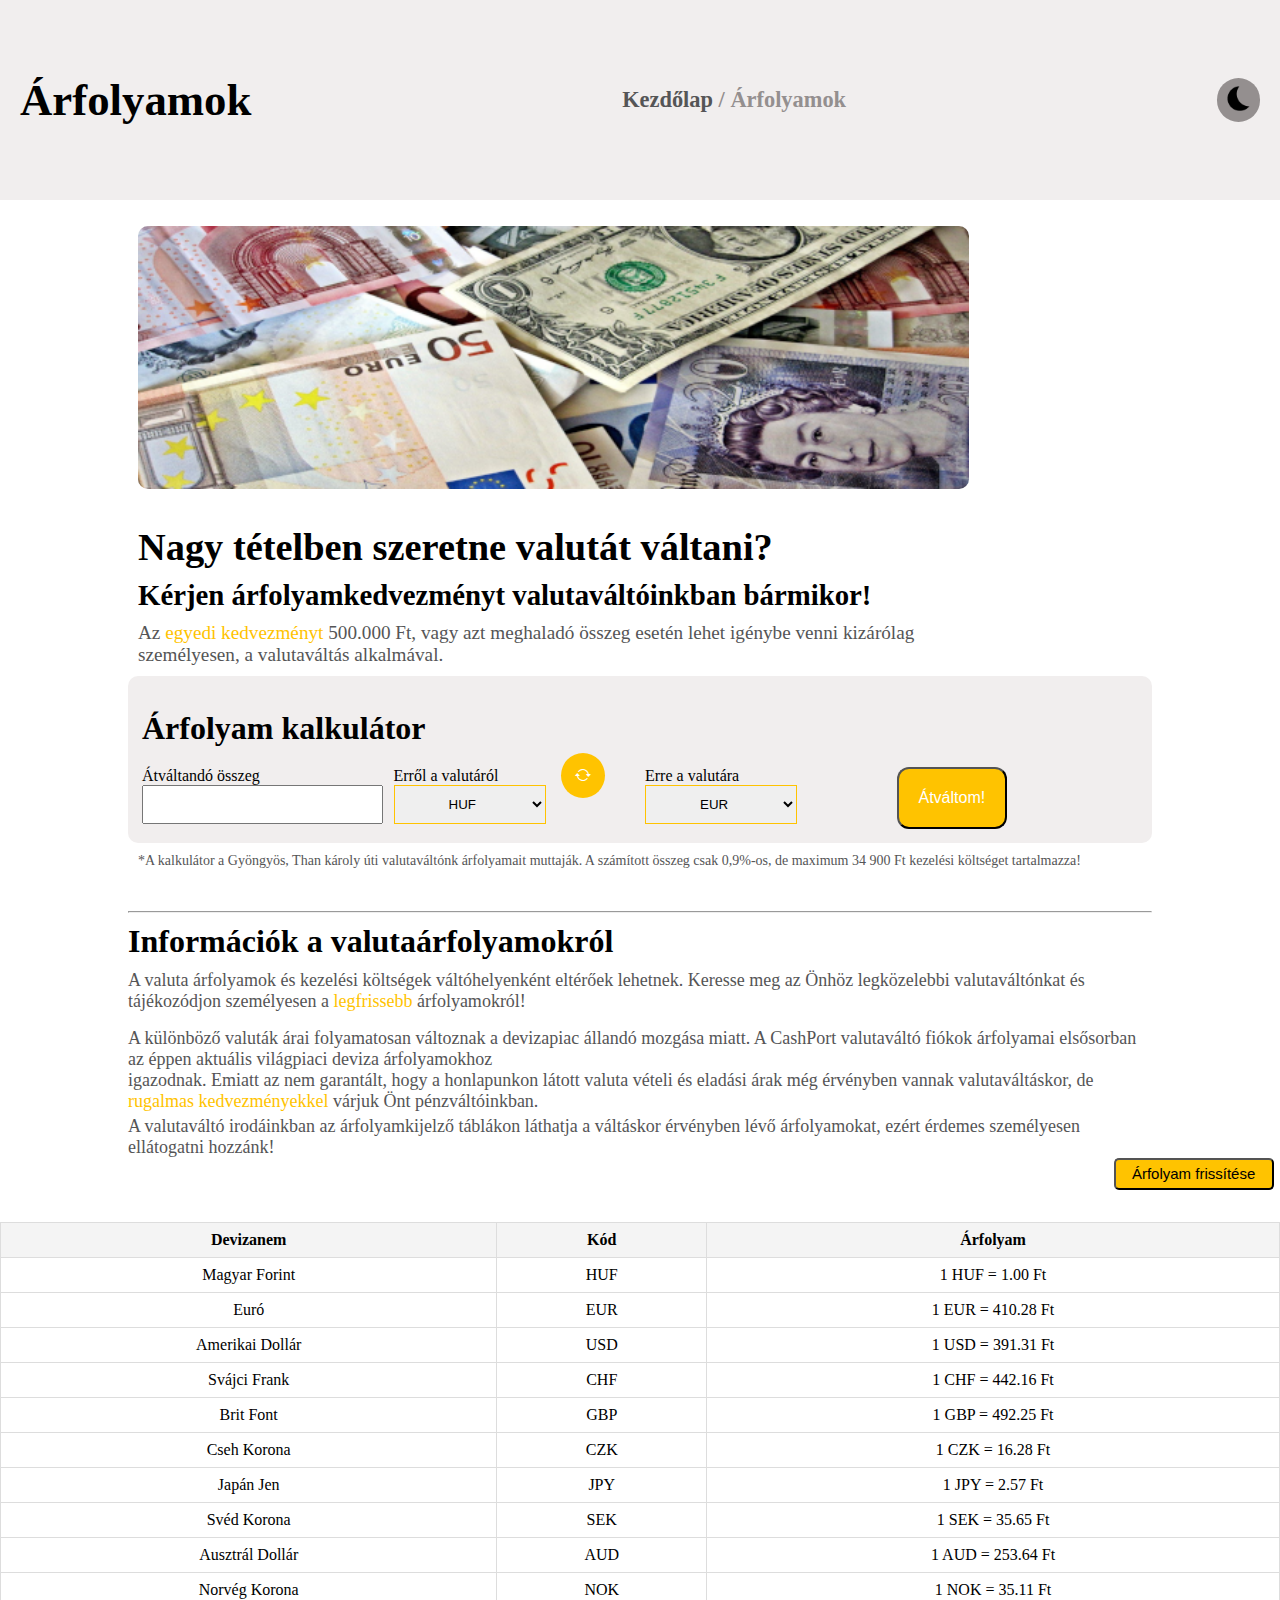
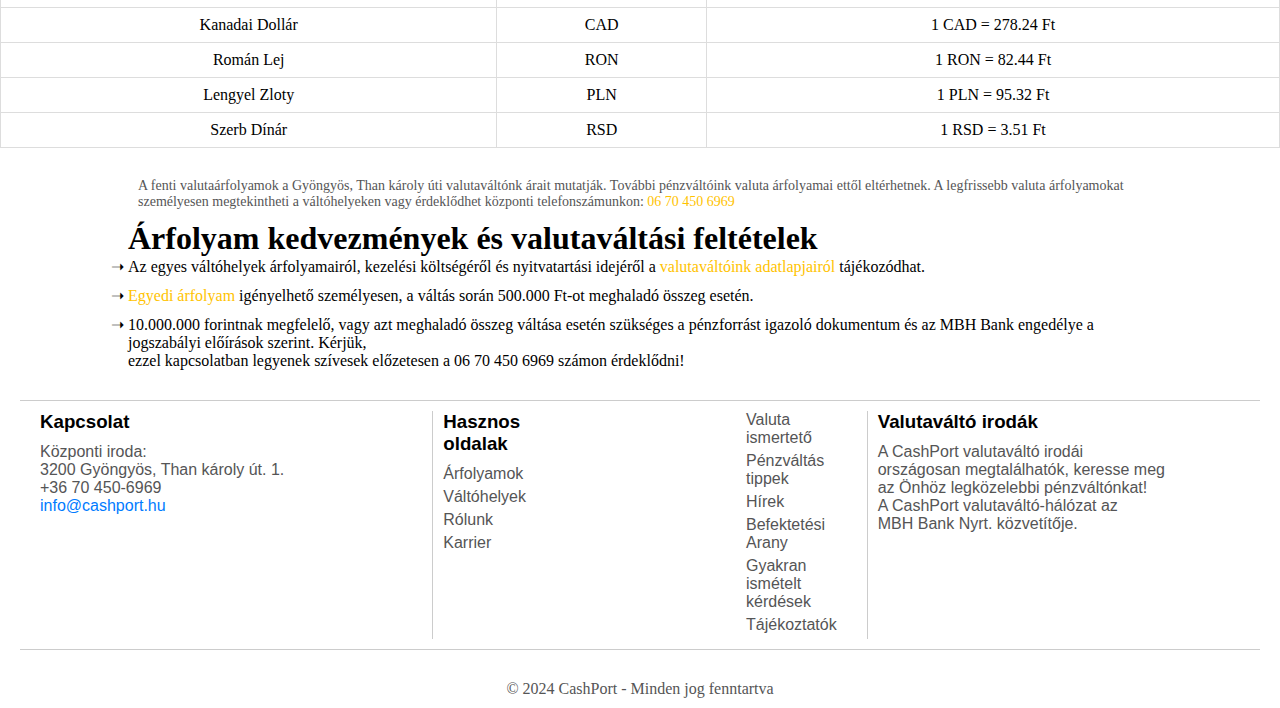
<file: currencychanger.html>
<!DOCTYPE html>
<html lang="hu">
<head>
    <meta charset="UTF-8">
    <meta name="viewport" content="width=device-width, initial-scale=1.0">
    <link rel="stylesheet" href="https://cdn.jsdelivr.net/npm/bootstrap-icons@1.11.3/font/bootstrap-icons.min.css">
    <link rel="stylesheet" href="./css/exchanger.css">
    <link rel="shortcut icon" href="./img/logo.png" type="image/x-icon">
    <script defer src="./js/currency.js"></script>
    <title>Currency-Exchange</title>
</head>
<body>
    <!--header majd ide -->
    <div class="container">
        <h1>Árfolyamok</h1>
        <h4><a href="./main.html">Kezdőlap</a> / Árfolyamok</h4>
        <button><img src="./img/theme/dark.png" alt=""></button>
    </div>

    <section>
        <div class="row">
            <div class="column">
                <img src="./img/main_currency_img.png" alt="">
            </div>
            <div class="column">
                <h1>Nagy tételben szeretne valutát váltani?</h1>
                <h2>Kérjen árfolyamkedvezményt valutaváltóinkban bármikor!</h2>
                <p>Az <span class="orange">egyedi kedvezményt</span> 500.000 Ft, vagy azt meghaladó összeg esetén lehet igénybe venni kizárólag személyesen, a valutaváltás alkalmával.<p>
            </div>
        </div>
    </section>
    <div class="calculator">
        <h2>Árfolyam kalkulátor</h2>
        <div class="calculator-main">
            <div class="column">
                <p>Átváltandó összeg</p>
                <input type="number" id="amount">
            </div>
            <div class="column">
                <p>Erről a valutáról</p>
                <select name="" id="from-currency" class="border-orange">
                    <option value="HUF" selected>HUF</option>
                    <option value="EUR">EUR</option>
                    <option value="USD">USD</option>
                    <option value="CHF">CHF</option>
                    <option value="GBP">GBP</option>
                    <option value="CZK">CZK</option>
                    <option value="JPY">JPY</option>
                    <option value="SEK">SEK</option>
                    <option value="AUD">AUD</option>
                    <option value="NOK">NOK</option>
                    <option value="CAD">CAD</option>
                    <option value="RON">RON</option>
                    <option value="PLN">PLN</option>
                    <option value="RSD">RSD</option>
                </select>
            </div>
            <div class="column">
                <i class="bi bi-arrow-repeat" id="change-currency-values"></i>
            </div>
            <div class="column">
                <p>Erre a valutára</p>
                <select name="" id="to-currency" class="border-orange">
                    <option value="HUF">HUF</option>
                    <option value="EUR" selected>EUR</option>
                    <option value="USD">USD</option>
                    <option value="CHF">CHF</option>
                    <option value="GBP">GBP</option>
                    <option value="CZK">CZK</option>
                    <option value="JPY">JPY</option>
                    <option value="SEK">SEK</option>
                    <option value="AUD">AUD</option>
                    <option value="NOK">NOK</option>
                    <option value="CAD">CAD</option>
                    <option value="RON">RON</option>
                    <option value="PLN">PLN</option>
                    <option value="RSD">RSD</option>
                </select>
            </div>
            <div class="column">
                <button type="button" id="convert-button">Átváltom!</button>
            </div>
            <div class="popup column" id="popup" style="display: none;">
                <div id="popup-content"></div>
            </div>
        </div>
    </div>
    <div class="notice">
        <p>*A kalkulátor a Gyöngyös, Than károly úti valutaváltónk árfolyamait muttaják. A számított összeg csak 0,9%-os, de maximum 34 900 Ft kezelési költséget tartalmazza!</p>
    </div>
    <hr>
    <div class="general-information">
        <h1>Információk a valutaárfolyamokról</h1>
        <p>A valuta árfolyamok és kezelési költségek váltóhelyenként eltérőek lehetnek. Keresse meg az Önhöz legközelebbi valutaváltónkat és tájékozódjon személyesen a <span class="orange">legfrissebb</span> árfolyamokról! </p>
        <p >A különböző valuták árai folyamatosan változnak a devizapiac állandó mozgása miatt. A CashPort valutaváltó fiókok árfolyamai elsősorban az éppen aktuális világpiaci deviza árfolyamokhoz <br> igazodnak. Emiatt az nem garantált, hogy a honlapunkon látott valuta vételi és eladási árak még érvényben vannak valutaváltáskor, de <span class="orange">rugalmas kedvezményekkel </span> várjuk Önt pénzváltóinkban.</p>
        <p>A valutaváltó irodáinkban az árfolyamkijelző táblákon láthatja a váltáskor érvényben lévő árfolyamokat, ezért érdemes személyesen ellátogatni hozzánk! </p>
    </div>
    <table id="exchangeTable">
        <button id="refreshButton">Árfolyam frissítése</button>
        <thead>
            <tr>
                <th>Devizanem</th>
                <th>Kód</th>
                <th>Árfolyam</th>
            </tr>
            
        </thead>
        <tbody>
            <!-- Dinamikus adatok -->
        </tbody>
    </table>
    
    <div id="exchangeRates"></div>
    <div class="notice">
        <p>A fenti valutaárfolyamok a Gyöngyös, Than károly úti valutaváltónk árait mutatják. További pénzváltóink valuta árfolyamai ettől eltérhetnek. A legfrissebb valuta árfolyamokat személyesen megtekintheti a váltóhelyeken vagy érdeklődhet központi telefonszámunkon: <span class="orange">06 70 450 6969</span></p>
    </div>
    <div class="conditions">
        <h1>Árfolyam kedvezmények és valutaváltási feltételek</h1>
        <ul>
            <li>Az egyes váltóhelyek árfolyamairól, kezelési költségéről és nyitvatartási idejéről a <span class="orange">valutaváltóink adatlapjairól</span> tájékozódhat.</li>
            <li><span class="orange">Egyedi árfolyam</span> igényelhető személyesen, a váltás során 500.000 Ft-ot meghaladó összeg esetén.</li>
            <li>10.000.000 forintnak megfelelő, vagy azt meghaladó összeg váltása esetén szükséges a pénzforrást igazoló dokumentum és az MBH Bank engedélye a jogszabályi előírások szerint. Kérjük, <br> ezzel kapcsolatban legyenek szívesek előzetesen a 06 70 450 6969 számon érdeklődni!</li>
        </ul>
    </div>
    <footer>
        <div class="footer-container">
          <div class="footer-column">
            <h3>Kapcsolat</h3>
            <p>Központi iroda:</p>
            <p>3200 Gyöngyös, Than károly út. 1.</p>
            <p>+36 70 450-6969</p>
            <p><a href="mailto:info@cashport.hu">info@cashport.hu</a></p>
          </div>
          <div class="footer-column">
            <div class="footer-links">
              <ul>
                <li><h3>Hasznos oldalak</h3></li>
                <li><a href="#">Árfolyamok</a></li>
                <li><a href="#">Váltóhelyek</a></li>
                <li><a href="#">Rólunk</a></li>
                <li><a href="#">Karrier</a></li>
              </ul>
              <ul>
                <li><a href="#">Valuta ismertető</a></li>
                <li><a href="#">Pénzváltás tippek</a></li>
                <li><a href="#">Hírek</a></li>
                <li><a href="#">Befektetési Arany</a></li>
                <li><a href="#">Gyakran ismételt kérdések</a></li>
                <li><a href="#">Tájékoztatók</a></li>
              </ul>
            </div>
          </div>
          <div class="footer-column">
            <h3>Valutaváltó irodák</h3>
            <p>A CashPort valutaváltó irodái <br> országosan megtalálhatók, keresse meg <br> az Önhöz legközelebbi pénzváltónkat!</p>
            <p>A CashPort valutaváltó-hálózat az <br> MBH Bank Nyrt. közvetítője.</p>
          </div>
        </div>
      </footer>      
      <div class="rigths">
        <p>&copy; 2024 CashPort - Minden jog fenntartva</p>
      </div>
</body>
</html>
</file>
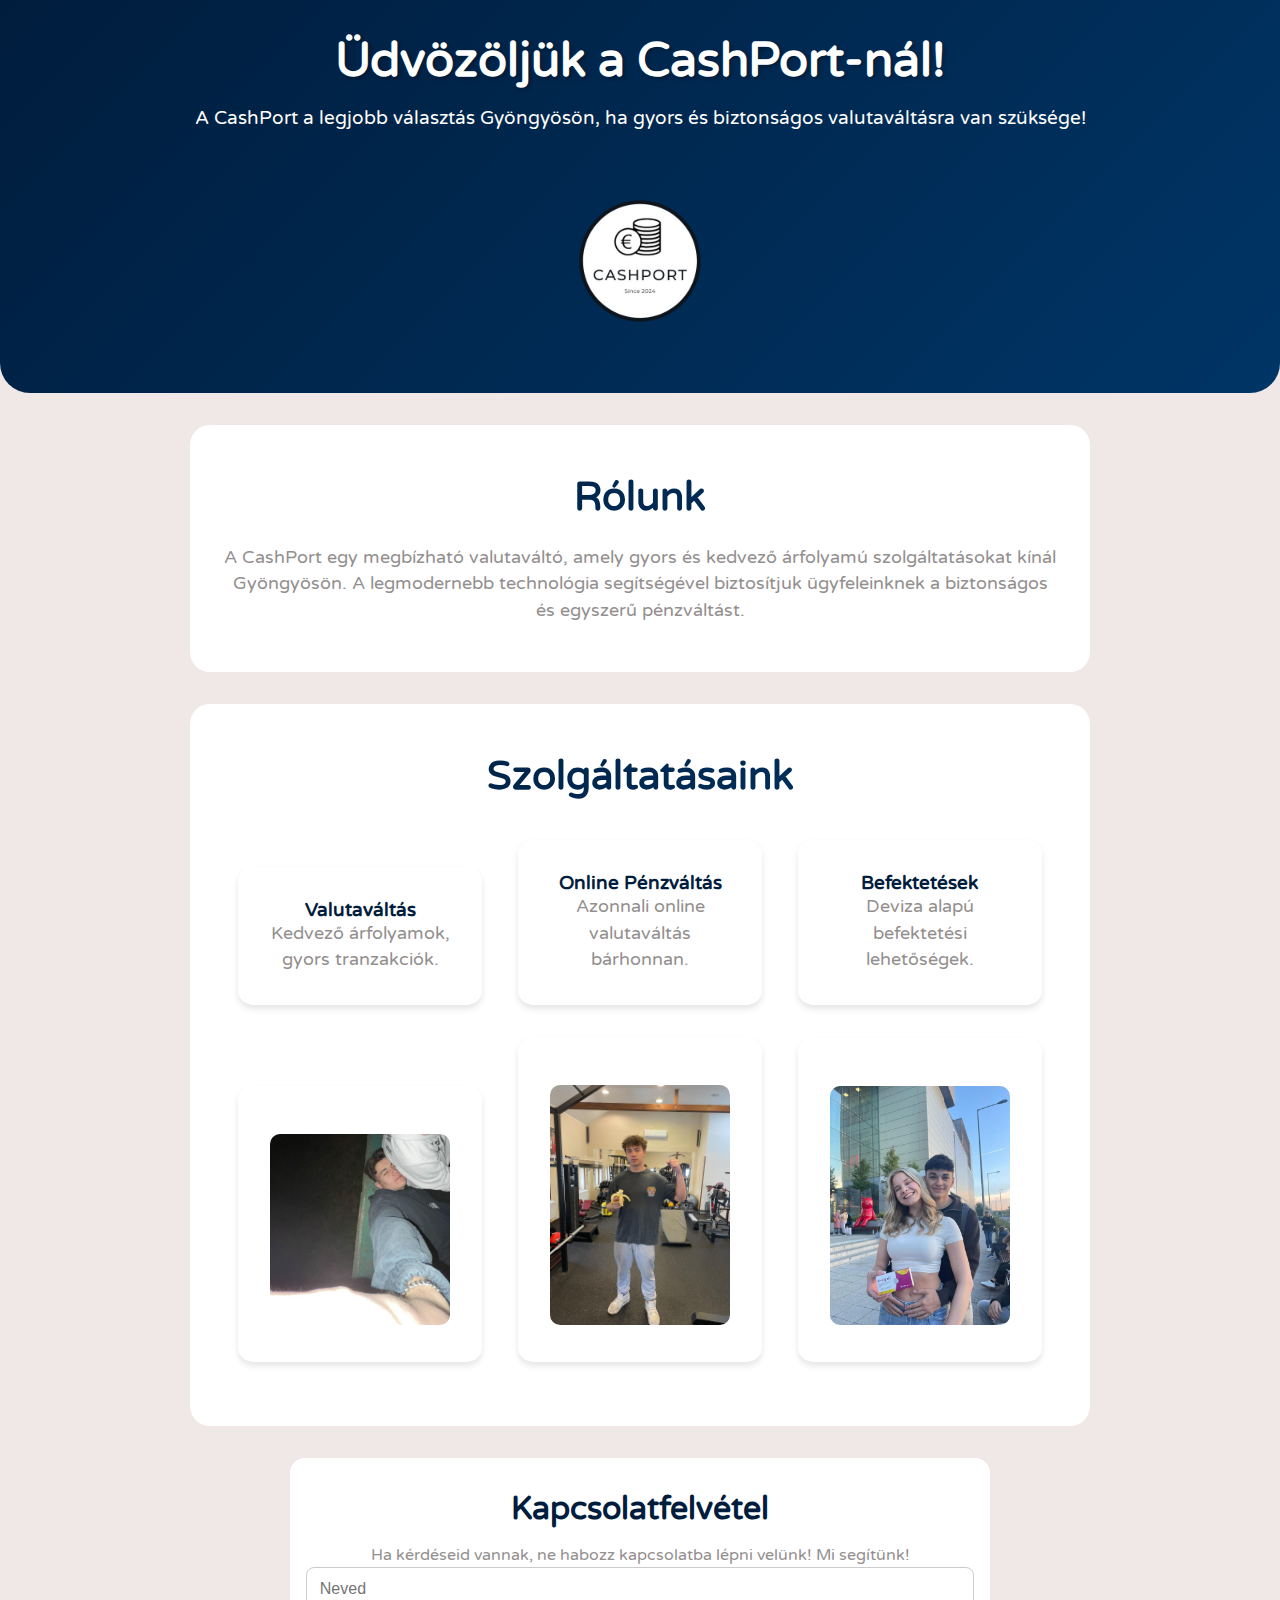
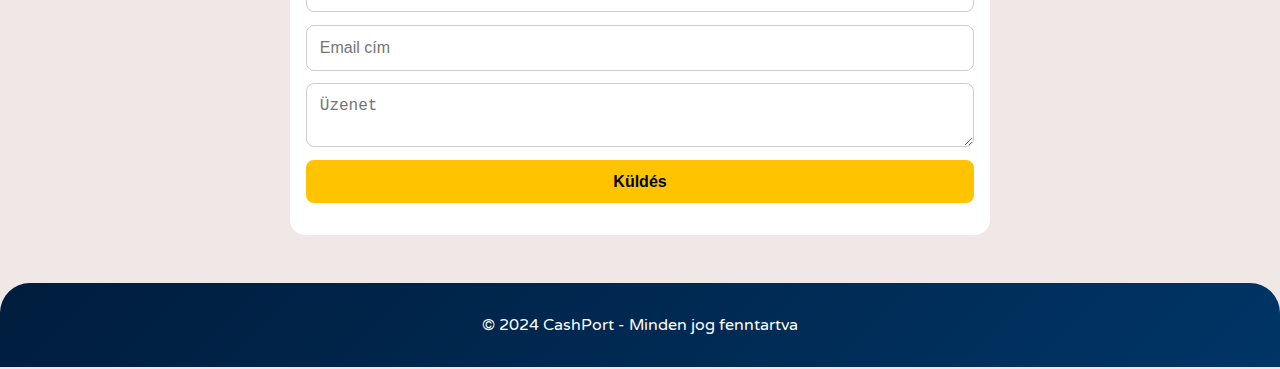
<file: rolunk.html>
<!DOCTYPE html>
<html lang="hu">
<head>
    <meta charset="UTF-8">
    <meta name="viewport" content="width=device-width, initial-scale=1.0">
    <meta http-equiv="X-UA-Compatible" content="ie=edge">
    <title>CashPort - Rólunk</title>
    <link rel="shortcut icon" href="./img/logo.png" type="image/x-icon">
    <link href="https://fonts.googleapis.com/css2?family=Varela+Round&display=swap" rel="stylesheet">
    <link rel="stylesheet" href="./css/rólunk.css">
    <link rel="icon" type="image/x-icon" href="/img/logo.png">
</head>
<body>
    <header class="header">
        <div class="header-content">
            <h1>Üdvözöljük a CashPort-nál!</h1>
            <p>A CashPort a legjobb választás Gyöngyösön, ha gyors és biztonságos valutaváltásra van szüksége!</p>
            <img src="./img/logo.png" alt="">
        </div>
    </header>
    
    <section id="about" class="about">
        <div class="about-content">
            <h2>Rólunk</h2>
            <p>A CashPort egy megbízható valutaváltó, amely gyors és kedvező árfolyamú szolgáltatásokat kínál Gyöngyösön. A legmodernebb technológia segítségével biztosítjuk ügyfeleinknek a biztonságos és egyszerű pénzváltást.</p>
        </div>
    </section>
    
    <section class="services">
        <h2>Szolgáltatásaink</h2>
        <div class="service-card">
            <h3>Valutaváltás</h3>
            <p>Kedvező árfolyamok, gyors tranzakciók.</p>
        </div>
        <div class="service-card">
            <h3>Online Pénzváltás</h3>
            <p>Azonnali online valutaváltás bárhonnan.</p>
        </div>
        <div class="service-card">
            <h3>Befektetések</h3>
            <p>Deviza alapú befektetési lehetőségek.</p>
        </div>
        <div class="service-card">
            <img src="./img/gyeti.jpg" alt="">
        </div>
        <div class="service-card">
            <img src="./img/feka.jpg" alt="">
        </div>
        <div class="service-card">
            <img src="./img/en.jpg" alt="">
        </div>
    </section>
    
    <section class="contact">
        <div class="container">
            <h2>Kapcsolatfelvétel</h2>
            <p>Ha kérdéseid vannak, ne habozz kapcsolatba lépni velünk! Mi segítünk!</p>
            <form>
                <input type="text" placeholder="Neved" required>
                <input type="email" placeholder="Email cím" required>
                <textarea placeholder="Üzenet" required></textarea>
                <button type="submit" class="cta-button">Küldés</button>
            </form>
        </div>
    </section>

    <footer class="footer">
        <p>&copy; 2024 CashPort - Minden jog fenntartva</p>
    </footer>
</body>
</html>
</file>
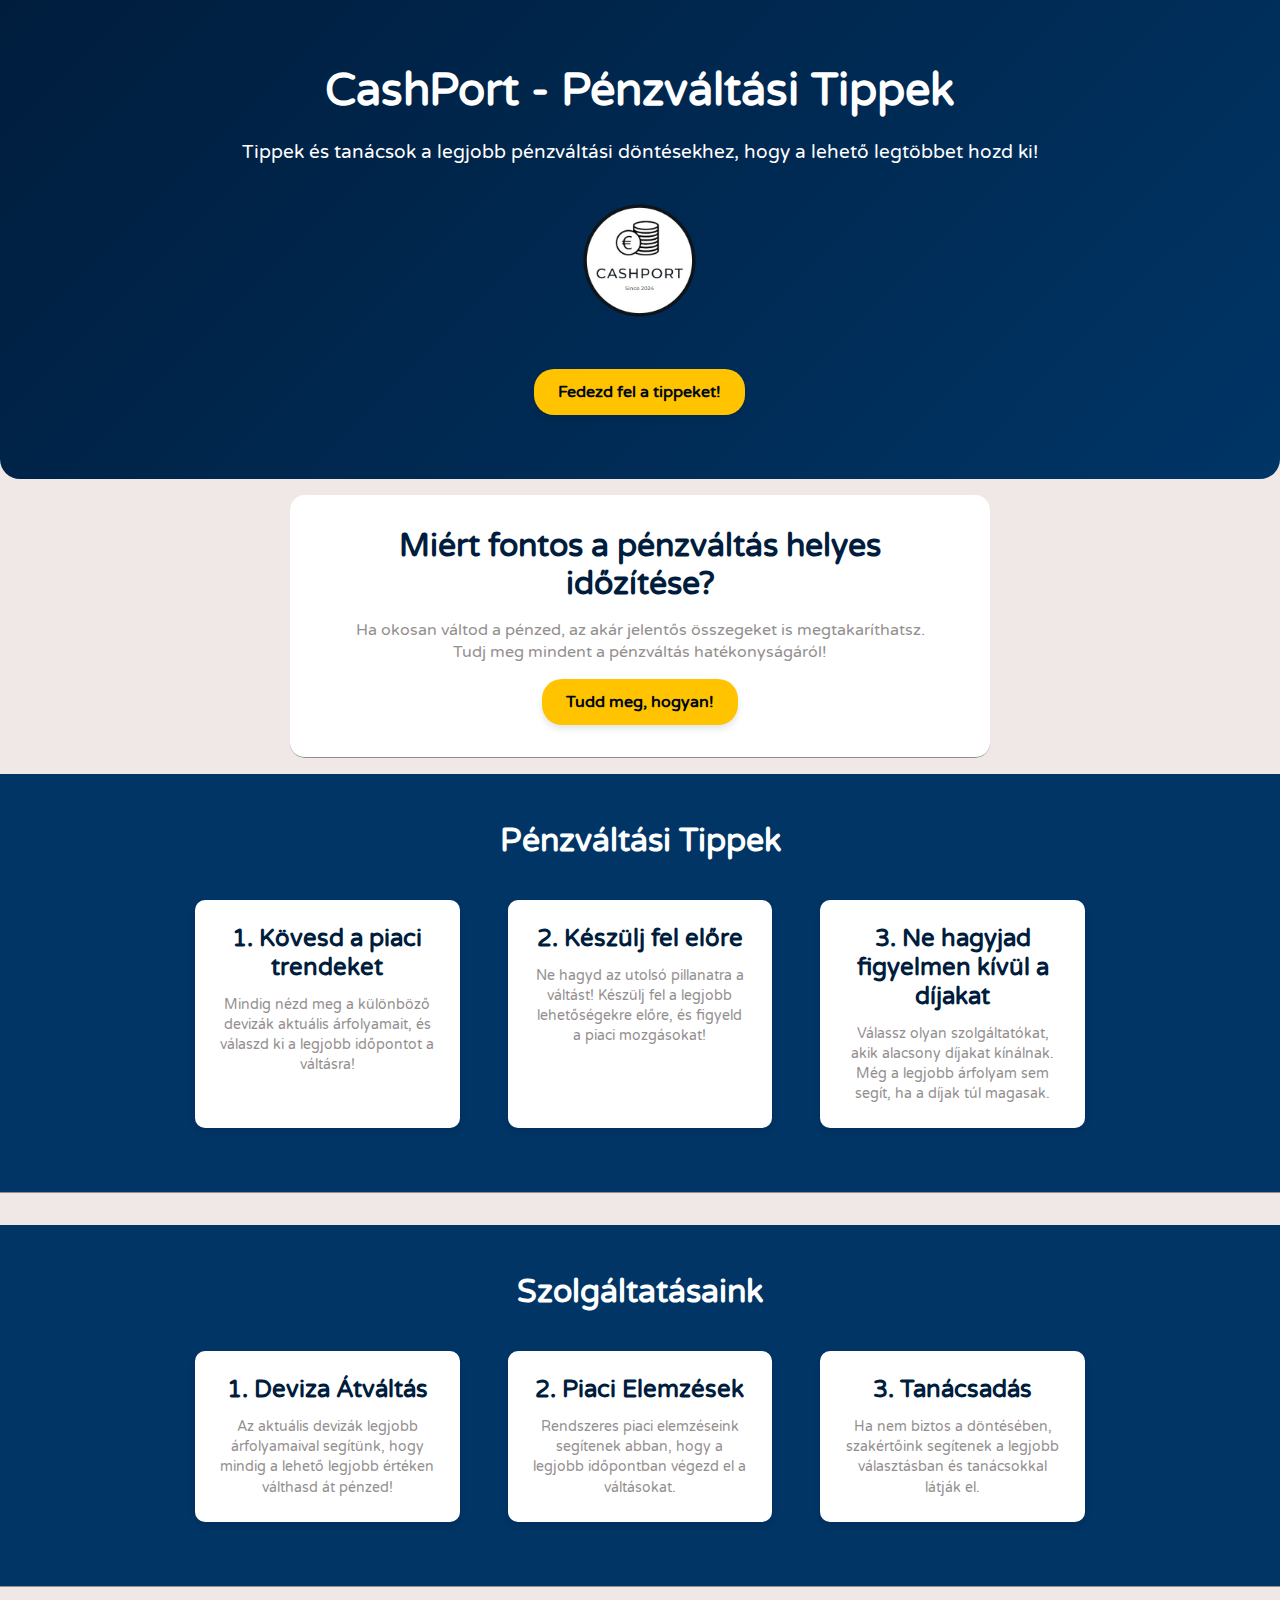
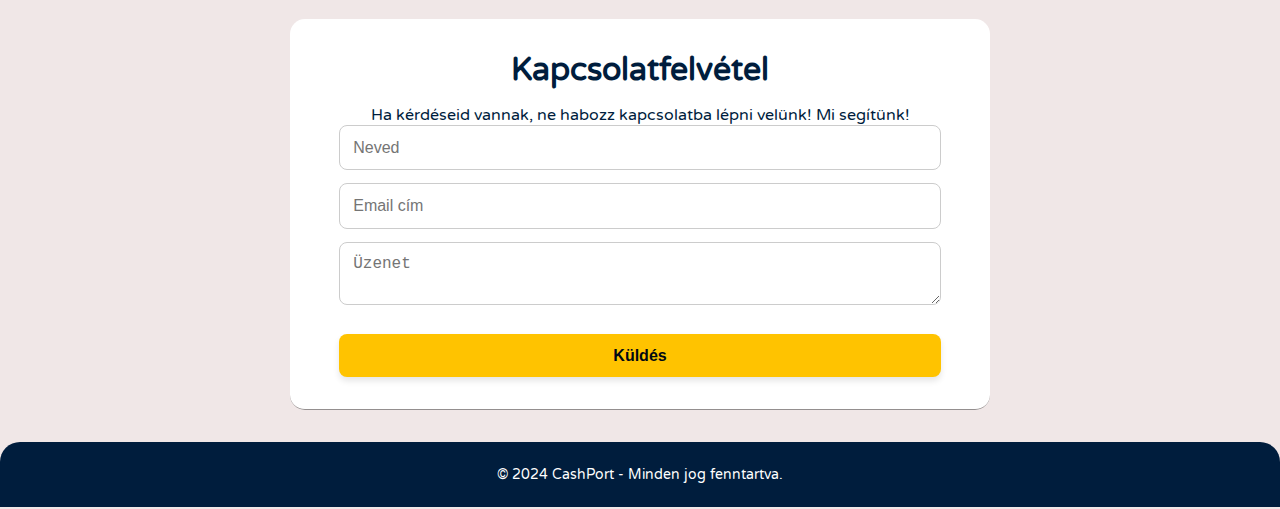
<file: tippek.html>
<!DOCTYPE html>
<html lang="hu">
<head>
    <meta charset="UTF-8">
    <meta name="viewport" content="width=device-width, initial-scale=1.0">
    <meta name="description" content="Pénzváltási tippek és tanácsok a legjobb árfolyamokhoz.">
    <title>CashPort - Pénzváltási Tippek</title>
    <link rel="shortcut icon" href="./img/logo.png" type="image/x-icon">
    <link href="https://fonts.googleapis.com/css2?family=Varela+Round&display=swap" rel="stylesheet">
    <link rel="stylesheet" href="./css/tippek.css">
    <link rel="icon" type="image/x-icon" href="/img/logo.png">
</head>
<body>
    <header>
        <div class="container">
            <h1>CashPort - Pénzváltási Tippek</h1>
            <p>Tippek és tanácsok a legjobb pénzváltási döntésekhez, hogy a lehető legtöbbet hozd ki!</p>
            <div class="header-content">
                <img src="./img/logo.png" alt="CashPort Logo">
                <a href="#tips" class="cta-button">Fedezd fel a tippeket!</a>
            </div>
        </div>
    </header>

    <section class="about">
        <div class="container">
            <h2>Miért fontos a pénzváltás helyes időzítése?</h2>
            <p>Ha okosan váltod a pénzed, az akár jelentős összegeket is megtakaríthatsz. Tudj meg mindent a pénzváltás hatékonyságáról!</p>
            <a href="#tips" class="cta-button">Tudd meg, hogyan!</a>
        </div>
    </section>

    <section class="tips" id="tips">
        <div class="container">
            <h2>Pénzváltási Tippek</h2>
            <div class="card-wrapper">
                <div class="tip-card">
                    <h3>1. Kövesd a piaci trendeket</h3>
                    <p>Mindig nézd meg a különböző devizák aktuális árfolyamait, és válaszd ki a legjobb időpontot a váltásra!</p>
                </div>
                <div class="tip-card">
                    <h3>2. Készülj fel előre</h3>
                    <p>Ne hagyd az utolsó pillanatra a váltást! Készülj fel a legjobb lehetőségekre előre, és figyeld a piaci mozgásokat!</p>
                </div>
                <div class="tip-card">
                    <h3>3. Ne hagyjad figyelmen kívül a díjakat</h3>
                    <p>Válassz olyan szolgáltatókat, akik alacsony díjakat kínálnak. Még a legjobb árfolyam sem segít, ha a díjak túl magasak.</p>
                </div>
            </div>
        </div>
    </section>
    
    <section class="services" id="services">
        <div class="container">
            <h2>Szolgáltatásaink</h2>
            <div class="card-wrapper">
                <div class="service-card">
                    <h3>1. Deviza Átváltás</h3>
                    <p>Az aktuális devizák legjobb árfolyamaival segítünk, hogy mindig a lehető legjobb értéken válthasd át pénzed!</p>
                </div>
                <div class="service-card">
                    <h3>2. Piaci Elemzések</h3>
                    <p>Rendszeres piaci elemzéseink segítenek abban, hogy a legjobb időpontban végezd el a váltásokat.</p>
                </div>
                <div class="service-card">
                    <h3>3. Tanácsadás</h3>
                    <p>Ha nem biztos a döntésében, szakértőink segítenek a legjobb választásban és tanácsokkal látják el.</p>
                </div>
            </div>
        </div>
    </section>
    
    <section class="contact">
        <div class="container">
            <h2>Kapcsolatfelvétel</h2>
            <p>Ha kérdéseid vannak, ne habozz kapcsolatba lépni velünk! Mi segítünk!</p>
            <form>
                <input type="text" placeholder="Neved" required>
                <input type="email" placeholder="Email cím" required>
                <textarea placeholder="Üzenet" required></textarea>
                <button type="submit" class="cta-button">Küldés</button>
            </form>
        </div>
    </section>

    <footer>
        <p>&copy; 2024 CashPort - Minden jog fenntartva.</p>
    </footer>
</body>
</html>
</file>
<file: css/exchanger.css>
:root{
        --black: #000814;
        --dark-blue: #001D3D;
        --dark: #555556;
        --dark2:#717172;
        --lighterdark: #919192;
        --ligth-blue:#003566;
        --orange: #FFC300;
        --yellow: #FFD60A;
        --ligth-grey:#f1eeee;
        --dark-grey: #948f8f;
    }
    *{box-sizing: border-box; margin: 0; padding: 0;}
    .container {
        background-color: var(--ligth-grey);
        display: flex;
        align-items: center;
        justify-content: space-between;
        height: 200px;
        margin-bottom: 1rem;
        flex-wrap: wrap;
        padding: 0px 20px;
    }
    
    .container h1 {
        font-size: 2.8rem;
        margin: 0; 
    }
    
    .container h4 {
        font-size: 1.4rem;
        color: var(--dark-grey);
        margin: 0; 
    }
    
    .container button {
        background: none; 
        border: none; 
        cursor: pointer; 
    }
    .calculator-main p{
        color: black;
    }
    a,p{
        text-decoration: none;
        color: var(--dark);
    }
    section{
        max-width: 80%;
        margin: 0 auto;
        padding: 10px;
    }
    section .row{
        display: grid;
        grid-template-columns: repeat(6,1fr);
        gap: 2rem;
    }
    section .column:first-child{
        grid-column: 1/3;
    }
    section .column:nth-child(2){
        grid-column: 3/6;
    }
    section h1{
        font-size: 2.4rem;
        margin-bottom: 10px;
    }
    section h2{
        font-size: 1.8rem;
        margin-bottom: 10px;
    }
    section p{
        font-size: 1.2rem;
    }
    section img{
        border-radius: 10px;
    }
    .calculator {
        max-width: 80%;
        margin: 0 auto;
        padding: 14px;
        border-radius: 10px;
        height: auto; 
        box-sizing: border-box;
        background-color: var(--ligth-grey);
    }
    
    .calculator-main {
        display: grid;
        grid-template-columns: repeat(12, 1fr);
        grid-auto-rows: min-content; 
        gap: 10px;
    }
    
    .calculator h2 {
        margin: 20px 0;
        font-size: 2rem;
    }
    
    .calculator-main .column:first-child {
        grid-column: 1/3;
    }
    
    .calculator-main .column:nth-child(2) {
        grid-column: 4/6;
    }
    
    .calculator-main .column:nth-child(3) {
        grid-column: 6/7;
    }
    
    .calculator-main .column:nth-child(4) {
        grid-column: 7/10;
    }
    
    .calculator-main .column:nth-child(5) {
        grid-column: 10/12;
    }
    
    .calculator-main .column:nth-child(6) {
        grid-row: 2/3;
        grid-column: 1/13; 
        background: linear-gradient(to right, var(--yellow), var(--orange));
        text-align: center;
        padding: 20px;
        border-radius: 10px;
        box-sizing: border-box;
        font-size: 2rem;
    }
    
    .calculator-main select {
        padding: 10px 50px;
    }
    
    .calculator-main input {
        padding: 10px 30px;
    }
    
    .border-orange {
        border: var(--orange) 1px solid;
    }
    
    .calculator-main i {
        background-color: var(--orange);
        color: #fff;
        padding: 14px;
        border-radius: 50%;
        cursor: pointer;
    }
    
    .calculator-main button {
        background-color: var(--orange);
        color: #fff;
        padding: 20px;
        border-radius: 12px;
        font-size: 1rem;
        cursor: pointer;   
    }
    /*figyelmeztető!*/
    .notice{
        max-width: 80%;
        margin: 0 auto;
    }
    .notice p{
        font-size: 14px;
        padding: 10px;
    }
    /*horizontal line*/
    hr{
        width: 80%;
        margin: 0 auto;
        margin-top: 2rem;
    }
    /*általános-infó*/
    .general-information{
        max-width: 80%;
        margin: 0 auto;
    }
    .general-information h1{
        padding: 10px 0;
    }
    .general-information p{
        font-size: 18px;
    }
    .general-information p:first-of-type{
        padding-bottom: 1rem;
    }
    .general-information p:nth-of-type(2){
        padding-bottom: 4px;
    }
    /*conditions*/
    .conditions{
        max-width: 80%;
        margin: 0 auto;
    }
    .conditions ul{
        list-style-type: "➝ ";
    }
    .conditions ul li{
        margin-bottom: 10px;
    }
    .orange{
        color:#FFC300;
    }
    img{width: 100%;}

    /*árfolyamok megjelenitése*/
    #refreshButton{
        float: right;
        margin: 0 2rem 2rem 0;
        width: 10rem;
        height: 2rem;
        font-size: 15px;
        cursor: pointer;
        background-color: #FFC300;
        border-radius:5px;
    }

    table {
        width: 100%;
        border-collapse: collapse;
        margin: 20px 0;
    }
    th, td {
        border: 1px solid #ddd;
        padding: 8px;
        text-align: center;
    }
    th {
        background-color: #f4f4f4;
    }
    .chart {
        color: red;
    }
    /*footer*/
    footer {
        padding: 20px;
        font-family: Arial, sans-serif;
    }
    
    .footer-container {
        display: flex;
        justify-content: space-between;
        gap: 20px;
        border-top: 1px solid #ccc; /* Vízszintes felső szegély */
        border-bottom: 1px solid #ccc; /* Vízszintes alsó szegély */
        padding: 10px;
    }
    
    .footer-column {
        flex: 1;
        padding: 0 10px;
        border-left: 1px solid #ccc; 
    }
    
    .footer-column:first-child {
        border-left: none; /* Az első oszlop bal szegélye nincs */
    }

    .footer-column ul:first-child{
        margin-right: 200px;
    }
    
    .footer-column h3 {
        margin-bottom: 10px;
    }
    
    .footer-column p,
    .footer-column ul {
        margin: 0;
        padding: 0;
        list-style-type: none;
    }
    
    .footer-links {
        display: flex;
        gap: 20px; 
    }
    
    .footer-links ul {
        margin: 0;
        padding: 0;
        list-style-type: none;
    }
    
    .footer-links ul li {
        margin-bottom: 5px;
    }
    
    .footer-column:first-child a {
        text-decoration: none;
        color: #007BFF;
    }
    
    .footer-column a:hover {
        text-decoration: underline;
    }
    /*jogok*/
    .rigths p{
        text-align: center;
        padding: 10px;
    }
    /*theme*/
    .container img{
        width: 2.3rem;
        cursor: pointer;
    }
    .container button{
        border: 0;
        width: 2.7rem;
        height: 2.7rem;
        background-color: var(--dark-grey);
        border-radius: 100%;
    }  

    @media(max-width: 1300px){
        #refreshButton{
            margin: 0 0.4rem 2rem 0;
        }
        section .column:nth-child(2){
            grid-column: 1/6;
        }
        section .column:nth-child(1){
            grid-column: 1/6;
        }
    }

    @media(max-width:1202px){
        .calculator p{
            font-size: 10px;
            letter-spacing: 1px;
        }
    }
    @media (max-width: 1070px) {
        .calculator-main .column:nth-child(2),
        .calculator-main .column:nth-child(3),
        .calculator-main .column:nth-child(4) {
            grid-column: span 6;
        }
    
        .calculator-main .column:first-child {
            grid-column: 1/4;
        }
    
        .calculator-main .column:nth-child(5) {
            grid-column: 7/13;
        }
         
    .calculator-main .column:nth-child(6) {
        grid-row: 2/3;
        grid-column: 1/10; 
        text-align: center;
        padding: 10px;
        font-size: 1rem;
    }
    }
    @media(max-width: 984px){
        .footer-links {
            gap: 10px;
          }
          .footer-container {
            display: flex;
            justify-content: space-around;}
    }
    @media (max-width: 970px) {
        .calculator-main {
            grid-template-columns: 1fr 1fr; 
        }
    
        .calculator-main .column {
            grid-column: span 2; 
        }
    
        .calculator-main .column:nth-child(2),
        .calculator-main .column:nth-child(3),
        .calculator-main .column:nth-child(4) {
            grid-column: span 2; 
        }
    
        .calculator-main .column:first-child {
            grid-column: 1/3;
        }
    
        .calculator-main .column:nth-child(5) {
            grid-column: 3/5;
        }
    }
    @media (max-width:830px){
        .calculator-main {
            grid-template-columns: 1fr; 
        }
        .calculator-main .column {
            grid-column: span 1;
        }
        #change-currency-values{
            padding: 6px;
        }
        .container h1{
            font-size: 2.5rem;
        }
        section h1{
            font-size: 1.8rem;
        }
        section h2{
            font-size: 1.2rem;
        }
        section p{
            font-size: 1rem;
        }
        .calculator-main .column:nth-child(6) {
            grid-row: 2/3;
            grid-column: 1/6; 
            padding: 8x;
        }
    }
    @media (max-width: 770px) {
        .footer-container {
            flex-direction: column; 
            max-width: 100%; 
            padding: 20px;
        }
    
        .footer-column {
            border-left: none; 
            padding: 10px 0; 
        }
    
        .footer-links {
            flex-direction: column;
        }
    }
    @media (max-width: 720px) {
        .container {
            flex-direction: column; 
            align-items: center;
            height: auto; 
            text-align: center; 
        }
    
        .container h1 {
            font-size: 2rem;
            margin-bottom: 10px; 
        }
    
        .container h4 {
            font-size: 1.2rem; 
            margin-bottom: 10px; 
        }
    
        .container button {
            margin-top: 10px; 
        }
    }
    
    @media (max-width: 580px) {
        .calculator-main .column {
            padding: 10px 20px; 
        }
    
        .calculator-main select,
        .calculator-main input {
            padding: 10px 20px; 
        }
    
        .calculator-main button {
            padding: 15px; 
            font-size: 0.9rem; 
        }
    }
    @media (max-width: 430px) {
        .calculator-main .column {
            padding: 10px 15px;
        }
    
        .calculator-main select,
        .calculator-main input {
            padding: 8px 15px;
        }
    
        .calculator-main button {
            padding: 12px;
            font-size: 0.8rem;
        }
    
        .calculator h2 {
            font-size: 1.8rem; 
        }
    }
</file>
<file: css/rólunk.css>
:root {
    --black: #000814;
    --dark-blue: #001D3D;
    --light-blue: #003566;
    --orange: #FFC300;
    --yellow: #FFD60A;
    --light-grey: #f0e7e7;
    --dark-grey: #948f8f;
    --gradient: linear-gradient(135deg, var(--dark-blue), var(--light-blue));
}

* {
    margin: 0;
    padding: 0;
    box-sizing: border-box;
}

body {
    font-family: 'Varela Round', sans-serif;
    background-color: var(--light-grey);
    color: var(--dark-blue);
}

header {
    background: var(--gradient);
    color: white;
    padding: 2rem 2rem;
    text-align: center;
    border-bottom-left-radius: 30px;
    border-bottom-right-radius: 30px;
    animation: fadeInDown 1s ease-out;
}

header h1 {
    font-size: 3rem;
    margin-bottom: 1rem;
    text-shadow: 2px 2px 4px rgba(0, 0, 0, 0.3);
}

header p {
    font-size: 1.2rem;
    margin-bottom: 2rem;
}

.header-content img {
    height: 200px;
    max-width: 100%;
    margin: 0 auto;
    display: block;
}

.cta-button {
    background-color: var(--orange);
    color: var(--black);
    padding: 1rem 2rem;
    border-radius: 30px;
    text-decoration: none;
    font-weight: bold;
    transition: background-color 0.3s ease, transform 0.3s ease;
}

.cta-button:hover {
    background-color: var(--yellow);
    transform: scale(1.05);
}

.about, .services {
    padding: 3rem 2rem;
    text-align: center;
    border-radius: 20px;
    margin: 2rem auto;
    max-width: 900px;
    background-color: white;
    animation: fadeInUp 1s ease-out;
}

.about h2, .services h2 {
    font-size: 2.5rem;
    margin-bottom: 1.5rem;
    background: var(--gradient);
    color: white;
    -webkit-background-clip: text;
    -webkit-text-fill-color: transparent;
    animation: gradientFlow 5s linear infinite;
}

.about p, .services p {
    font-size: 1.1rem;
    color: var(--dark-grey);
    line-height: 1.5;
}

.service-card {
    background-color: white;
    display: inline-block;
    margin: 1rem;
    padding: 2rem;
    width: calc(33% - 2rem);
    border-radius: 15px;
    box-shadow: 0 4px 6px rgba(0, 0, 0, 0.1);
    transition: transform 0.3s ease, box-shadow 0.3s ease;
}

.service-card:hover {
    transform: translateY(-10px) scale(1.03);
    box-shadow: 0 6px 12px rgba(0, 0, 0, 0.15);
}

.service-card img {
    width: 100%;
    height: auto;
    object-fit: contain;
    border-radius: 10px;
    margin-top: 1rem;
}

footer {
    background: var(--gradient);
    color: white;
    text-align: center;
    padding: 2rem;
    margin-top: 3rem;
    border-top-left-radius: 30px;
    border-top-right-radius: 30px;
}

footer p {
    font-size: 1rem;
}

.contact {
    padding: 2rem 1rem;
    background-color: white;
    text-align: center;
    border-radius: 15px;
    margin: 2rem auto;
    max-width: 700px;
}

.contact h2 {
    font-size: 2rem;
    color: var(--dark-blue);
    margin-bottom: 1rem;
}

.contact p {
    font-size: 1rem;
    color: var(--dark-grey);
    line-height: 1.4;
}

.contact form {
    display: flex;
    flex-direction: column;
    gap: 0.8rem;
}

.contact input, .contact textarea {
    padding: 0.8rem;
    font-size: 1rem;
    border-radius: 8px;
    border: 1px solid #ccc;
    width: 100%;
}

.contact button {
    padding: 0.8rem 1.5rem;
    background-color: var(--orange);
    color: var(--black);
    border-radius: 8px;
    font-size: 1rem;
    border: none;
    cursor: pointer;
}

.contact button:hover {
    background-color: var(--yellow);
}

@keyframes fadeInDown {
    from {
        opacity: 0;
        transform: translateY(-20px);
    }
    to {
        opacity: 1;
        transform: translateY(0);
    }
}

@keyframes fadeInUp {
    from {
        opacity: 0;
        transform: translateY(20px);
    }
    to {
        opacity: 1;
        transform: translateY(0);
    }
}

@keyframes gradientFlow {
    0% {
        background-position: 0% 50%;
    }
    100% {
        background-position: 100% 50%;
    }
}

@media (max-width: 768px) {
    .service-card {
        width: calc(100% - 2rem);
    }

    .about, .services {
        padding: 2rem 1rem;
    }

    header h1 {
        font-size: 2.5rem;
    }

    header p {
        font-size: 1rem;
    }

    .contact h2 {
        font-size: 1.8rem;
    }
}

@media (max-width: 480px) {
    header {
        padding: 1.5rem 1rem;
    }

    header h1 {
        font-size: 2rem;
    }

    .service-card {
        padding: 1.5rem;
    }

    .contact form {
        gap: 0.5rem;
    }

    .contact input, .contact textarea {
        padding: 0.5rem;
    }

    .cta-button {
        padding: 0.8rem 1rem;
    }
}
</file>
<file: css/tippek.css>
:root {
    --black: #000814;
    --dark-blue: #001D3D;
    --light-blue: #003566;
    --orange: #FFC300;
    --yellow: #FFD60A;
    --light-grey: #f0e7e7;
    --dark-grey: #948f8f;
}

* {
    margin: 0;
    padding: 0;
    box-sizing: border-box;
}

body {
    font-family: 'Varela Round', sans-serif;
    background-color: var(--light-grey);
    color: var(--dark-blue);
}

header {
    background: linear-gradient(135deg, var(--dark-blue), var(--light-blue));
    color: white;
    padding: 4rem 2rem;
    text-align: center;
    border-bottom-left-radius: 20px;
    border-bottom-right-radius: 20px;
}

.card-wrapper {
    display: flex;
    flex-wrap: wrap;
    gap: 1rem;
    justify-content: center;
}

.tip-card, .service-card {
    flex: 1 1 calc(25% - 1rem); /* Négy kártya fér el egy sorban */
    max-width: calc(25% - 1rem); /* Max szélesség */
    padding: 1rem;
}

@media (max-width: 1024px) {
    .tip-card, .service-card {
        flex: 1 1 calc(33.33% - 1rem); /* Három kártya egy sorban */
        max-width: calc(33.33% - 1rem);
    }
}

@media (max-width: 768px) {
    .tip-card, .service-card {
        flex: 1 1 calc(50% - 1rem); /* Két kártya egy sorban */
        max-width: calc(50% - 1rem);
    }
}

@media (max-width: 480px) {
    .tip-card, .service-card {
        flex: 1 1 100%; /* Egy kártya egy sorban */
        max-width: 100%;
    }
}


header h1 {
    font-size: 2.8rem;
    font-weight: 700;
    margin-bottom: 1.2rem;
}

header p {
    font-size: 1.2rem;
    line-height: 1.6;
}

.about h2, .tips h2, .services h2 {
    font-size: 2.2rem;
    font-weight: 600;
}

.about p, .tip-card p, .service-card p {
    font-size: 1rem;
    line-height: 1.6;
    font-weight: 400;
}

section {
    margin-bottom: 2rem;
    border-bottom: 1px solid var(--dark-grey);
    padding-bottom: 2rem;
}

.cta-button {
    background-color: var(--orange);
    color: var(--black);
    padding: 0.8rem 1.5rem;
    border-radius: 20px;
    text-decoration: none;
    font-weight: bold;
    display: inline-block;
    margin-top: 1rem;
    transition: all 0.3s ease;
    box-shadow: 0 4px 6px rgba(0, 0, 0, 0.1);
}

.cta-button:hover {
    background-color: var(--yellow);
    transform: translateY(-4px);
    box-shadow: 0 6px 10px rgba(0, 0, 0, 0.2);
}

.about {
    background-color: white;
    padding: 2rem 1rem;
    text-align: center;
    border-radius: 15px;
    margin: 1rem auto;
    max-width: 700px;
}

.about h2 {
    font-size: 2rem;
    color: var(--dark-blue);
    margin-bottom: 1rem;
}

.about p {
    font-size: 1rem;
    color: var(--dark-grey);
    line-height: 1.4;
}

.tips {
    padding: 3rem 1rem;
    background-color: var(--light-blue);
    text-align: center;
}

.tips h2 {
    font-size: 2rem;
    color: white;
    margin-bottom: 1.5rem;
}

.tip-card {
    background-color: white;
    margin: 1rem;
    padding: 1.5rem;
    width: calc(30% - 2rem);
    border-radius: 10px;
    box-shadow: 0 3px 5px rgba(0, 0, 0, 0.1);
    transition: transform 0.3s ease, box-shadow 0.3s ease;
}

.tip-card:hover {
    transform: translateY(-8px);
    box-shadow: 0 5px 10px rgba(0, 0, 0, 0.15);
}

.tip-card h3 {
    font-size: 1.5rem;
    color: var(--dark-blue);
    margin-bottom: 0.8rem;
}

.tip-card p {
    font-size: 0.9rem;
    color: var(--dark-grey);
    line-height: 1.3;
}

.services {
    padding: 3rem 1rem;
    background-color: var(--light-blue);
    text-align: center;
}

.services h2 {
    font-size: 2rem;
    color: white;
    margin-bottom: 1.5rem;
}

.service-card {
    background-color: white;
    margin: 1rem;
    padding: 1.5rem;
    width: calc(30% - 2rem);
    border-radius: 10px;
    box-shadow: 0 3px 5px rgba(0, 0, 0, 0.1);
    transition: transform 0.3s ease, box-shadow 0.3s ease;
}

.service-card:hover {
    transform: translateY(-8px);
    box-shadow: 0 5px 10px rgba(0, 0, 0, 0.15);
}

footer {
    background-color: var(--dark-blue);
    color: white;
    text-align: center;
    padding: 1.5rem;
    margin-top: 2rem;
    border-top-left-radius: 20px;
    border-top-right-radius: 20px;
}

footer p {
    font-size: 0.9rem;
}

.contact {
    padding: 2rem 1rem;
    background-color: white;
    text-align: center;
    border-radius: 15px;
    margin: 2rem auto;
    max-width: 700px;
}

.contact h2 {
    font-size: 2rem;
    color: var(--dark-blue);
    margin-bottom: 1rem;
}

.contact form {
    display: flex;
    flex-direction: column;
    gap: 0.8rem;
}

.contact input,
.contact textarea {
    padding: 0.8rem;
    font-size: 1rem;
    border-radius: 8px;
    border: 1px solid #ccc;
    width: 100%;
}

.contact button {
    padding: 0.8rem 1.5rem;
    background-color: var(--orange);
    color: var(--black);
    border-radius: 8px;
    font-size: 1rem;
    border: none;
    cursor: pointer;
}

.contact button:hover {
    background-color: var(--yellow);
}

.container {
    width: 90%;
    margin: 0 auto;
    text-align: center;
}

.container img {
    height: 185px;
    display: block; 
    margin: 0 auto; 
}



.tip-card,
.service-card {
    flex: 1 1 100%; 
    background-color: white;
    padding: 1.5rem;
    border-radius: 10px;
    box-shadow: 0 4px 6px rgba(0, 0, 0, 0.1);
    transition: transform 0.3s ease, box-shadow 0.3s ease;
}

.tip-card:hover,
.service-card:hover {
    transform: translateY(-8px);
    box-shadow: 0 6px 10px rgba(0, 0, 0, 0.15);
}


.tip-card h3,
.service-card h3 {
    font-size: 1.5rem;
    color: var(--dark-blue);
    margin-bottom: 0.8rem;
}

.tip-card p,
.service-card p {
    font-size: 0.9rem;
    color: var(--dark-grey);
    line-height: 1.4;
}

.tips h2,
.services h2 {
    font-size: 2rem;
    color: white;
    margin-bottom: 1.5rem;
}

.tips {
    padding: 3rem 1rem;
    background-color: var(--light-blue);
}

.services {
    padding: 3rem 1rem;
    background-color: var(--light-blue);
}

h2, h1, h3, p {
    animation: fadeInUp 1s ease-out;
}



@keyframes fadeInUp {
    from {
        opacity: 0;
        transform: translateY(20px);
    }
    to {
        opacity: 1;
        transform: translateY(0);
    }
}
</file>
